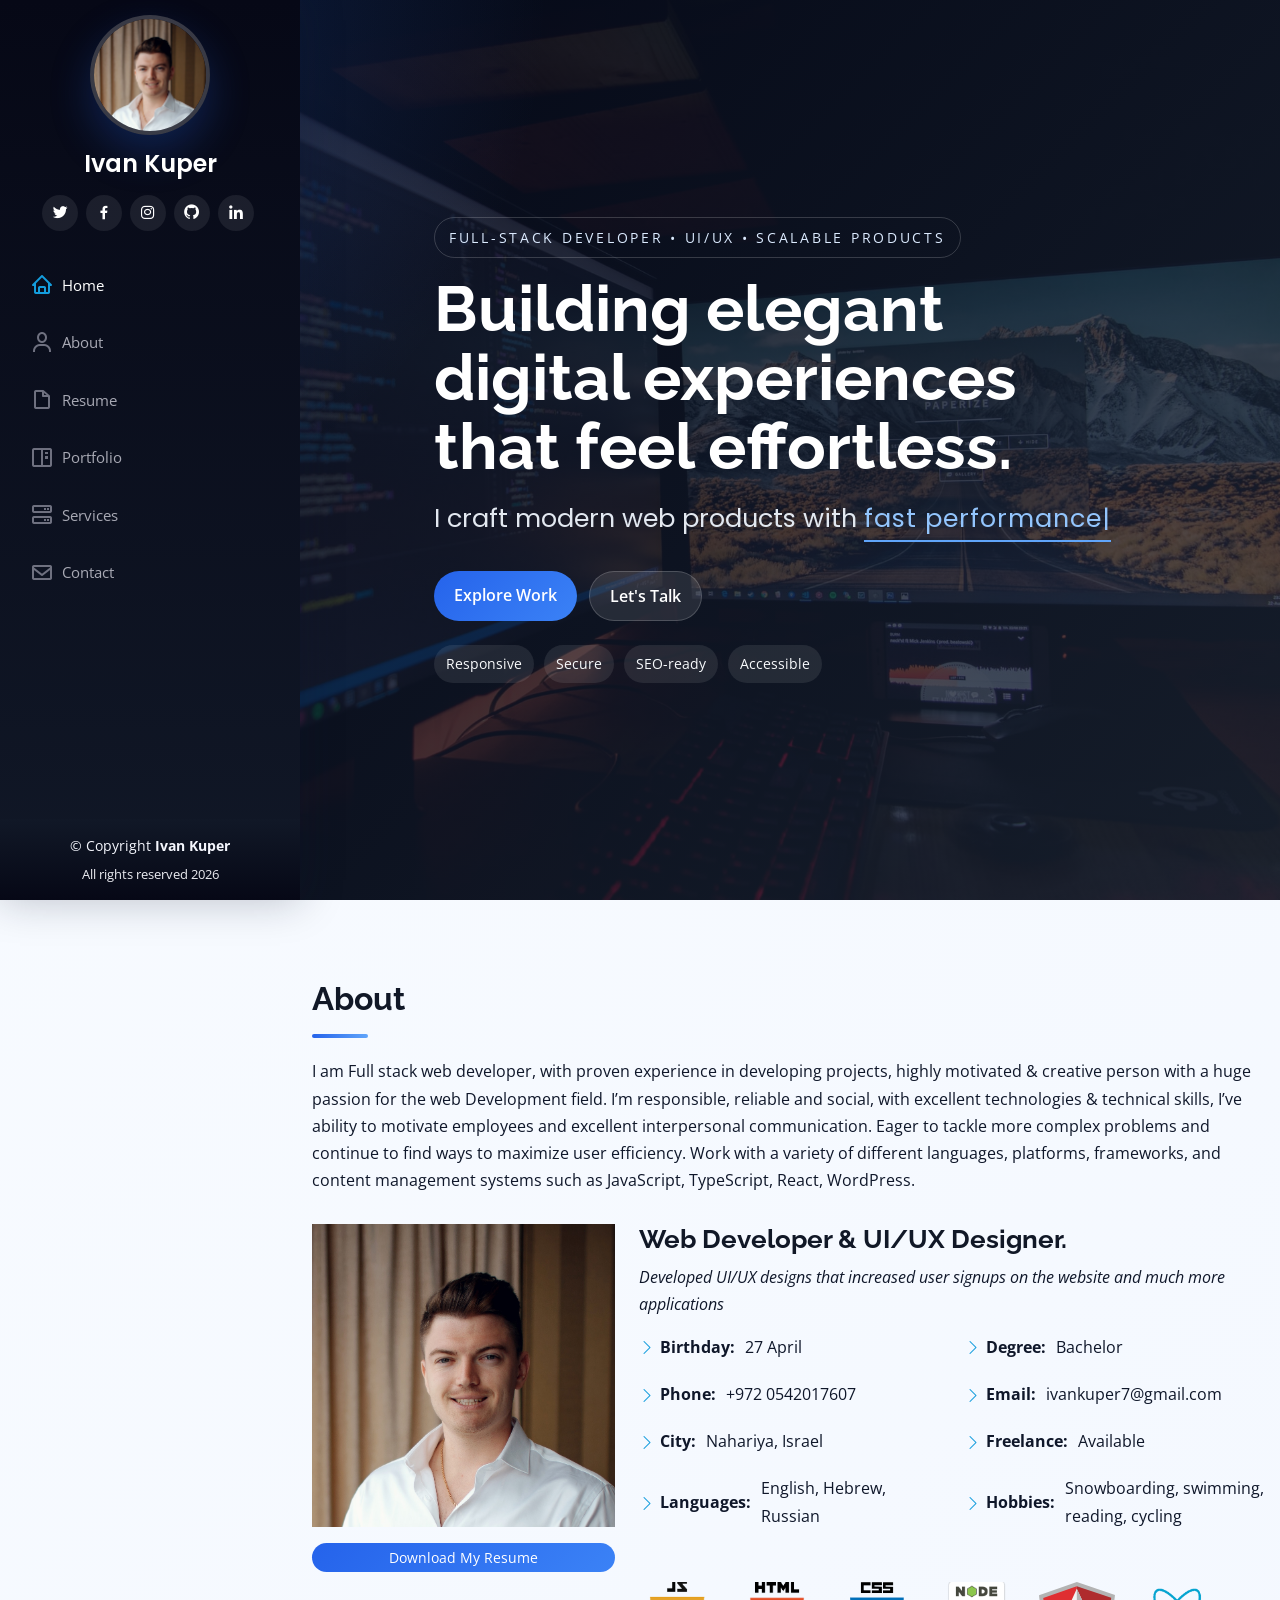
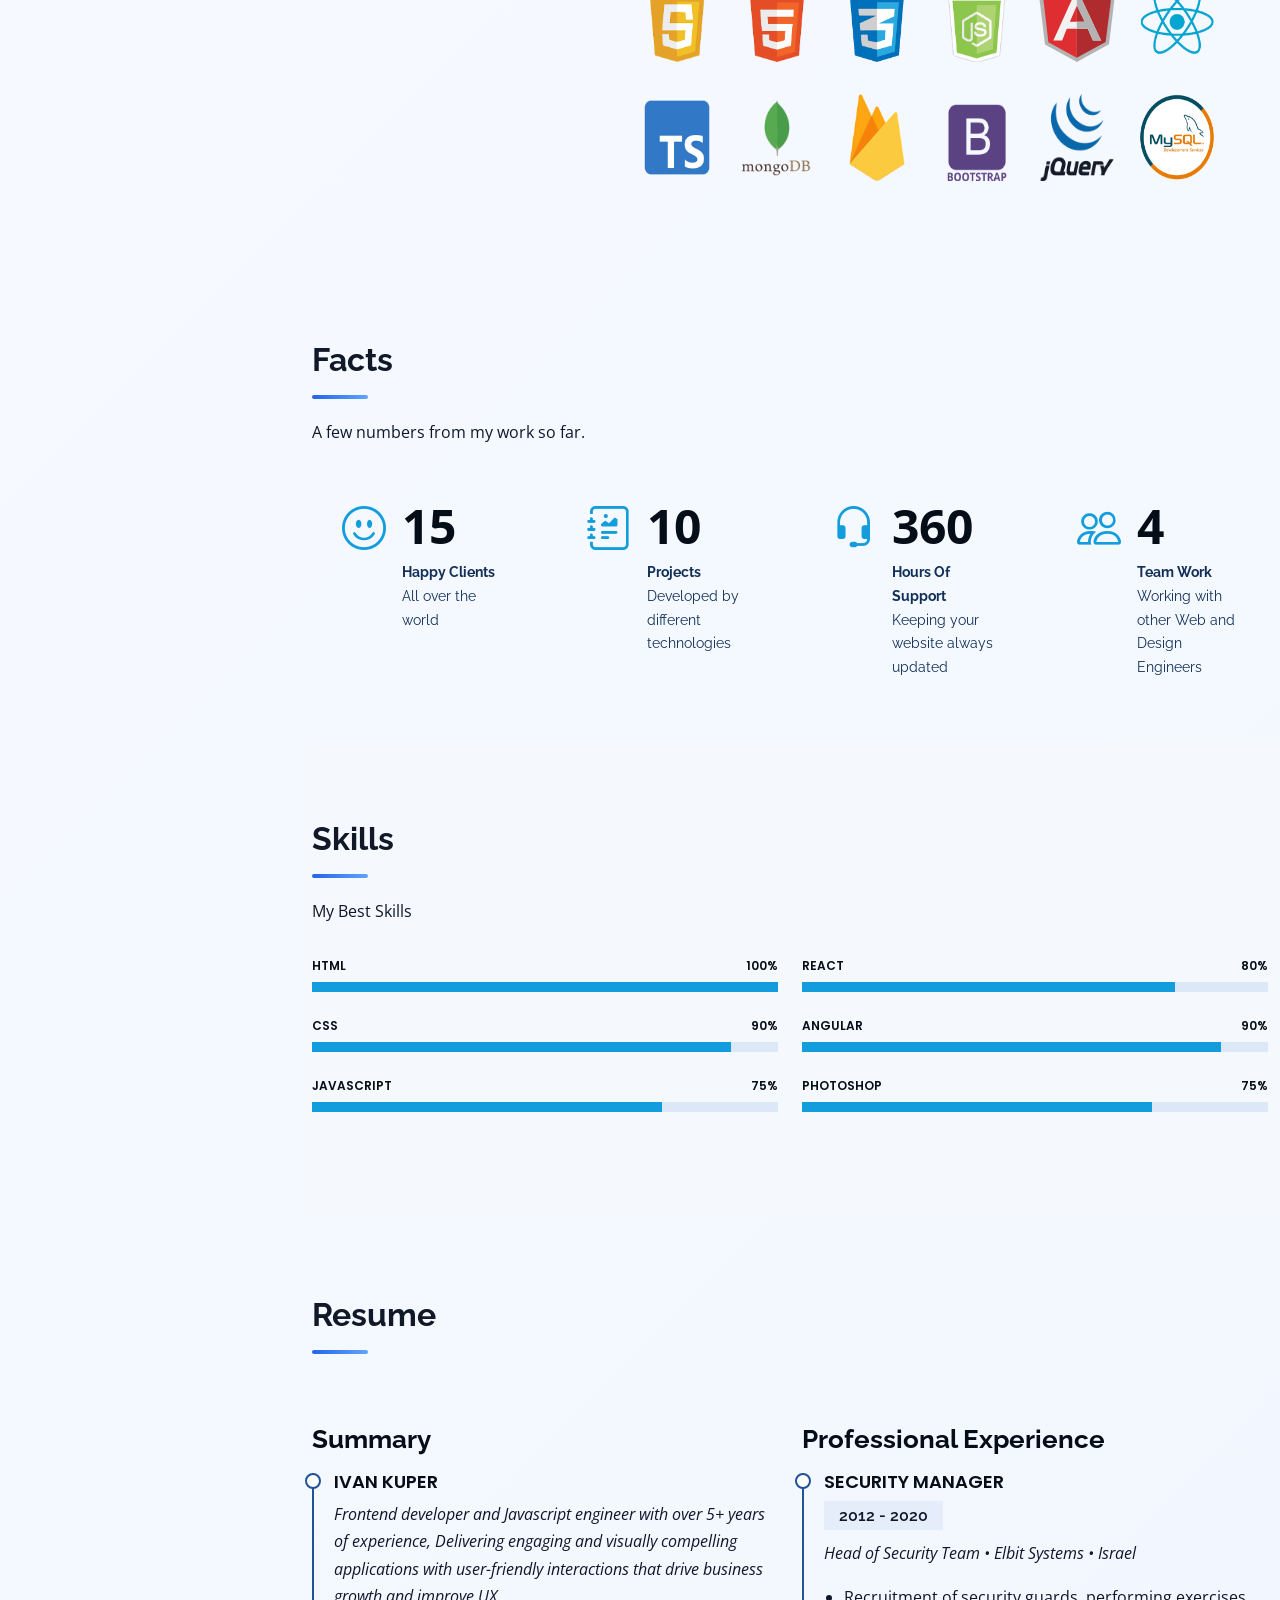
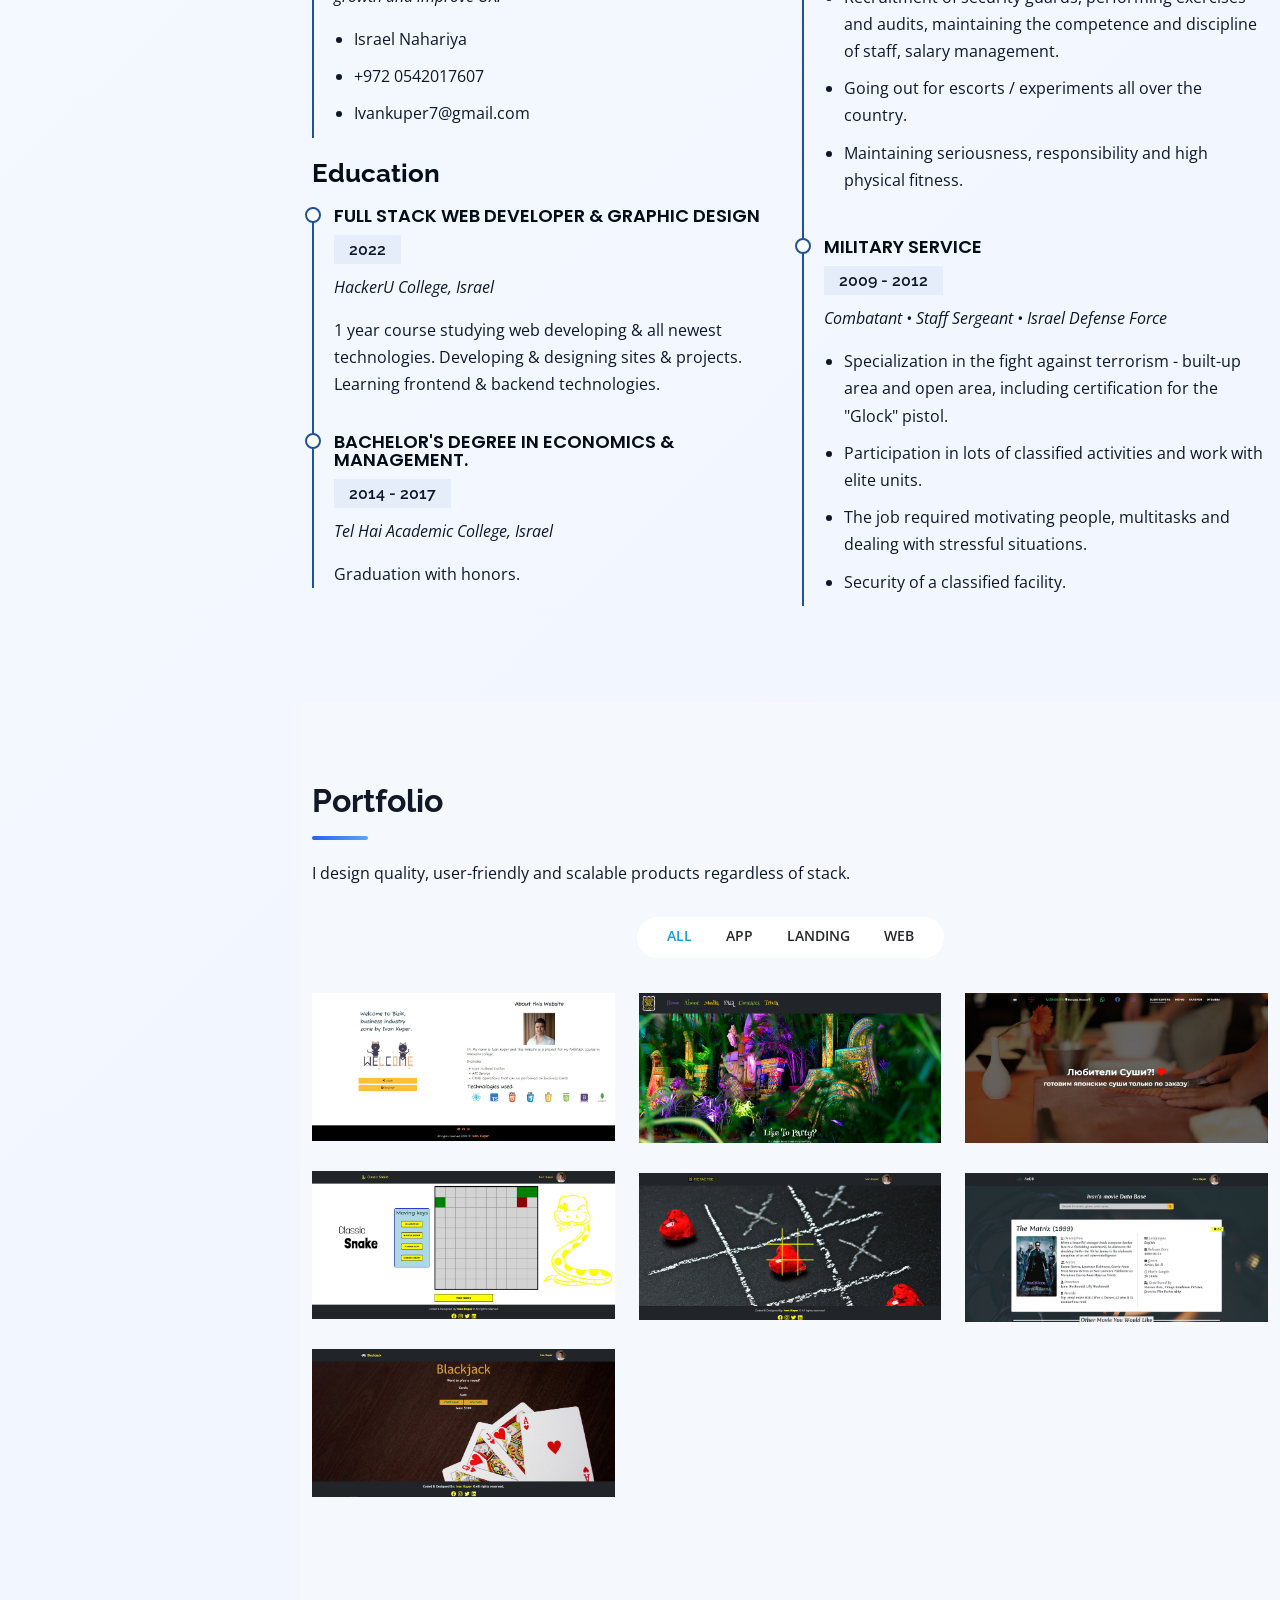
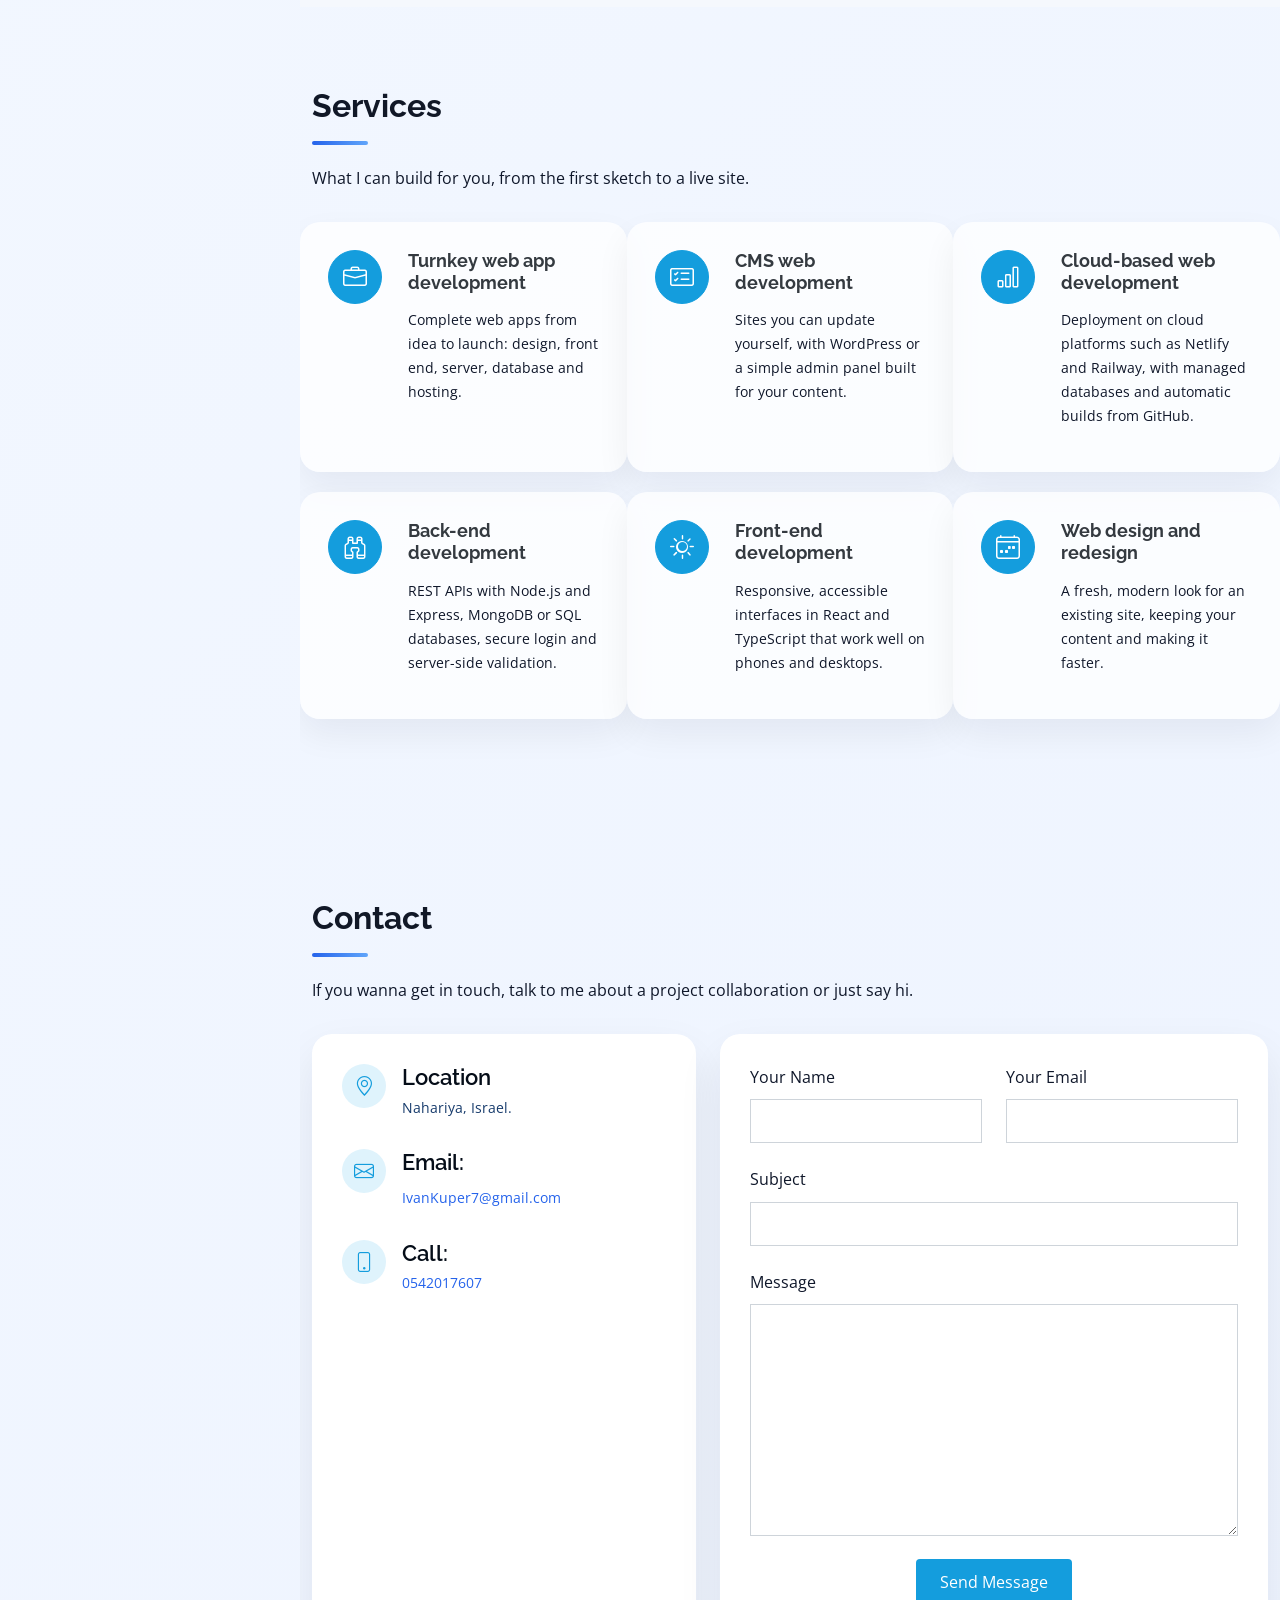
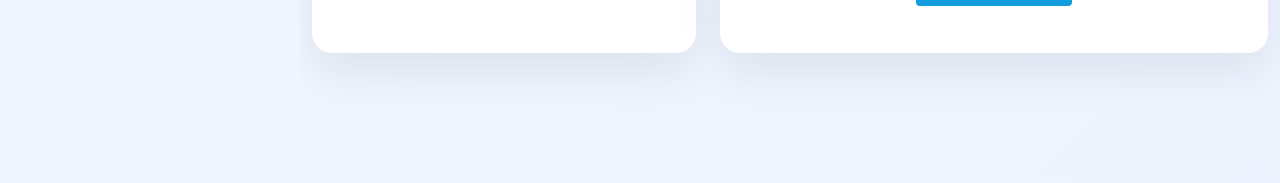
<file: classic.html>
<!doctype html>
<html lang="en">
  <head>
    <!-- Google tag (gtag.js) -->
    <script
      async
      src="https://www.googletagmanager.com/gtag/js?id=G-8F8KC9WQPY"
    ></script>
    <script>
      window.dataLayer = window.dataLayer || [];
      function gtag() {
        dataLayer.push(arguments);
      }
      gtag("js", new Date());

      gtag("config", "G-8F8KC9WQPY");
    </script>
    <meta charset="utf-8" />
    <meta content="width=device-width, initial-scale=1.0" name="viewport" />
    <meta name="theme-color" content="#060816" />

    <title>Ivan Kuper | Full-Stack Developer & UI/UX Designer</title>
    <meta
      name="description"
      content="Ivan Kuper builds modern, responsive, and accessible web experiences with a premium blend of design and engineering."
    />
    <meta
      name="keywords"
      content="Ivan Kuper, full-stack developer, web developer, UI/UX designer, portfolio, responsive websites"
    />

    <!-- Favicons -->
    <link href="assets/img/logo.png" rel="icon" />
    <link href="assets/img/logo.png" rel="apple-touch-icon" />

    <!-- Google Fonts -->
    <link
      href="https://fonts.googleapis.com/css?family=Open+Sans:300,300i,400,400i,600,600i,700,700i|Raleway:300,300i,400,400i,500,500i,600,600i,700,700i|Poppins:300,300i,400,400i,500,500i,600,600i,700,700i"
      rel="stylesheet"
    />

    <!-- Vendor CSS Files -->
    <link href="assets/vendor/aos/aos.css" rel="stylesheet" />
    <link
      href="assets/vendor/bootstrap/css/bootstrap.min.css"
      rel="stylesheet"
    />
    <link
      href="assets/vendor/bootstrap-icons/bootstrap-icons.css"
      rel="stylesheet"
    />
    <link href="assets/vendor/boxicons/css/boxicons.min.css" rel="stylesheet" />
    <link
      href="assets/vendor/glightbox/css/glightbox.min.css"
      rel="stylesheet"
    />
    <link href="assets/vendor/swiper/swiper-bundle.min.css" rel="stylesheet" />

    <!-- Template Main CSS File -->
    <link href="assets/css/style.css" rel="stylesheet" />
  </head>

  <body>
    <a class="skip-link" href="#main">Skip to content</a>

    <!-- ======= Mobile nav toggle button ======= -->
    <i class="bi bi-list mobile-nav-toggle d-xl-none"></i>

    <!-- ======= Header ======= -->
    <header id="header">
      <div class="d-flex flex-column">
        <div class="profile">
          <img
            src="assets/img/Profile.jpg"
            alt=""
            class="img-fluid rounded-circle"
          />
          <h1 class="text-light"><a href="index.html">Ivan Kuper</a></h1>
          <div class="social-links mt-3 text-center">
            <a
              target="_blank"
              href="https://twitter.com/Ivan7Kuper"
              class="twitter"
              ><i class="bx bxl-twitter"></i
            ></a>
            <a
              target="_blank"
              href="https://www.facebook.com/ivankuper7"
              class="facebook"
              ><i class="bx bxl-facebook"></i
            ></a>
            <a
              target="_blank"
              href="https://www.instagram.com/ivan_kuper/"
              class="instagram"
              ><i class="bx bxl-instagram"></i
            ></a>
            <a
              target="_blank"
              href="https://github.com/IvanKuper"
              class="google-plus"
              ><i class="bx bxl-github"></i
            ></a>
            <a
              target="_blank"
              href="https://www.linkedin.com/in/ivankuper/"
              class="linkedin"
              ><i class="bx bxl-linkedin"></i
            ></a>
          </div>
        </div>

        <nav id="navbar" class="nav-menu navbar">
          <ul>
            <li>
              <a href="#hero" class="nav-link scrollto active"
                ><i class="bx bx-home"></i> <span>Home</span></a
              >
            </li>
            <li>
              <a href="#about" class="nav-link scrollto"
                ><i class="bx bx-user"></i> <span>About</span></a
              >
            </li>
            <li>
              <a href="#resume" class="nav-link scrollto"
                ><i class="bx bx-file-blank"></i> <span>Resume</span></a
              >
            </li>
            <li>
              <a href="#portfolio" class="nav-link scrollto"
                ><i class="bx bx-book-content"></i> <span>Portfolio</span></a
              >
            </li>
            <li>
              <a href="#services" class="nav-link scrollto"
                ><i class="bx bx-server"></i> <span>Services</span></a
              >
            </li>
            <li>
              <a href="#contact" class="nav-link scrollto"
                ><i class="bx bx-envelope"></i> <span>Contact</span></a
              >
            </li>
          </ul>
        </nav>
        <!-- .nav-menu -->
      </div>
    </header>
    <!-- End Header -->

    <!-- ======= Hero Section ======= -->
    <section
      id="hero"
      class="d-flex flex-column justify-content-center align-items-center"
    >
      <div class="hero-container" data-aos="fade-up">
        <div class="hero-badge">
          Full-stack developer • UI/UX • scalable products
        </div>
        <h1>Building elegant digital experiences that feel effortless.</h1>
        <p>
          I craft modern web products with
          <span
            class="typed"
            data-typed-items="fast performance, polished interfaces, accessible products, scalable architecture"
          ></span>
        </p>
        <div class="hero-actions">
          <a href="#portfolio" class="btn btn-primary">Explore Work</a>
          <a href="#contact" class="btn btn-secondary">Let's Talk</a>
        </div>
        <div class="hero-highlights">
          <span>Responsive</span>
          <span>Secure</span>
          <span>SEO-ready</span>
          <span>Accessible</span>
        </div>
      </div>
    </section>

    <!-- End Hero -->

    <main id="main">
      <!-- ======= About Section ======= -->
      <section id="about" class="about">
        <div class="container">
          <div class="section-title">
            <h2>About</h2>
            <p>
              I am Full stack web developer, with proven experience in
              developing projects, highly motivated & creative person with a
              huge passion for the web Development field. I’m responsible,
              reliable and social, with excellent technologies & technical
              skills, I’ve ability to motivate employees and excellent
              interpersonal communication. Eager to tackle more complex problems
              and continue to find ways to maximize user efficiency. Work with a
              variety of different languages, platforms, frameworks, and content
              management systems such as JavaScript, TypeScript, React,
              WordPress.
            </p>
            <p></p>
          </div>

          <div class="row">
            <div class="col-lg-4" data-aos="fade-right">
              <img
                src="assets/img/Profile.jpg"
                class="img-fluid"
                alt="Portrait of Ivan Kuper"
              />
              <a
                href="https://www.dropbox.com/s/8ou15lge7t33y17/Resume%20Ivan%20Kupershtein.pdf?dl=0"
                target="_blank"
                ><button
                  type="button"
                  class="btn btn-accent btn-sm mb-3 mt-3 w-100"
                >
                  <i class="fa-solid fa-file"></i>
                  Download My Resume
                </button></a
              >
            </div>
            <div class="col-lg-8 pt-4 pt-lg-0 content" data-aos="fade-left">
              <h3>Web Developer &amp; UI/UX Designer.</h3>
              <p class="fst-italic">
                Developed UI/UX designs that increased user signups on the
                website and much more applications
              </p>
              <div class="row">
                <div class="col-lg-6">
                  <ul>
                    <li>
                      <i class="bi bi-chevron-right"></i>
                      <strong>Birthday:</strong> <span>27 April</span>
                    </li>
                    <li>
                      <i class="bi bi-chevron-right"></i>
                      <strong>Phone:</strong> <span>+972 0542017607</span>
                    </li>
                    <li>
                      <i class="bi bi-chevron-right"></i>
                      <strong>City:</strong> <span>Nahariya, Israel</span>
                    </li>
                    <li>
                      <i class="bi bi-chevron-right"></i>
                      <strong>Languages:</strong>
                      <span>English, Hebrew, Russian</span>
                    </li>
                  </ul>
                </div>
                <div class="col-lg-6">
                  <ul>
                    <li>
                      <i class="bi bi-chevron-right"></i>
                      <strong>Degree:</strong> <span>Bachelor</span>
                    </li>
                    <li>
                      <i class="bi bi-chevron-right"></i>
                      <strong>Email:</strong>
                      <span>ivankuper7@gmail.com</span>
                    </li>
                    <li>
                      <i class="bi bi-chevron-right"></i>
                      <strong>Freelance:</strong> <span>Available</span>
                    </li>
                    <li>
                      <i class="bi bi-chevron-right"></i>
                      <strong>Hobbies:</strong>
                      <span>Snowboarding, swimming, reading, cycling</span>
                    </li>
                  </ul>
                </div>
              </div>
              <div class="logos">
                <div class="row">
                  <img
                    class="lan-logos"
                    src="./assets/img/Languages/javascript.png"
                    alt="Javascript"
                  />
                  <img
                    class="lan-logos"
                    src="./assets/img/Languages/html5.png"
                    alt="Html5"
                  />
                  <img
                    class="lan-logos"
                    src="./assets/img/Languages/css3.png"
                    alt="CSS3"
                  />
                  <img
                    class="lan-logos"
                    src="./assets/img/Languages/node.png"
                    alt="Node.js"
                  />
                  <img
                    class="lan-logos"
                    src="./assets/img/Languages/AngularJS-Shield.svg"
                    alt="Angular.js"
                  />
                  <img
                    class="lan-logos"
                    src="./assets/img/Languages/react.png"
                    alt="React.js"
                  />
                  <img
                    class="lan-logos"
                    src="./assets/img/Languages/typescript.png"
                    alt="Typecript"
                  />
                  <img
                    class="lan-logos"
                    src="./assets/img/Languages/Mongo.png"
                    alt="MongoDB"
                  />
                  <img
                    class="lan-logos"
                    src="./assets/img/Languages/firebase.png"
                    alt="Firebase"
                  />

                  <img
                    class="lan-logos"
                    src="./assets/img/Languages/bootstrap_plain_wordmark_logo_icon_146620.png"
                    alt="Bootstrap"
                  />
                  <img
                    class="lan-logos"
                    src="./assets/img/Languages/jquery.gif"
                    alt="Jquery"
                  />
                  <img
                    class="lan-logos"
                    src="./assets/img/Languages/sql.png"
                    alt="SQL"
                  />
                </div>
              </div>
            </div>
          </div>
        </div>
      </section>
      <!-- End About Section -->

      <!-- ======= Facts Section ======= -->
      <section id="facts" class="facts">
        <div class="container">
          <div class="section-title">
            <h2>Facts</h2>
            <p>
              A few numbers from my work so far.
            </p>
          </div>

          <div class="row no-gutters">
            <div
              class="col-lg-3 col-md-6 d-md-flex align-items-md-stretch"
              data-aos="fade-up"
            >
              <div class="count-box">
                <i class="bi bi-emoji-smile"></i>
                <span
                  data-purecounter-start="0"
                  data-purecounter-end="15"
                  data-purecounter-duration="1"
                  class="purecounter"
                ></span>
                <p><strong>Happy Clients</strong> All over the world</p>
              </div>
            </div>

            <div
              class="col-lg-3 col-md-6 d-md-flex align-items-md-stretch"
              data-aos="fade-up"
              data-aos-delay="100"
            >
              <div class="count-box">
                <i class="bi bi-journal-richtext"></i>
                <span
                  data-purecounter-start="0"
                  data-purecounter-end="10"
                  data-purecounter-duration="1"
                  class="purecounter"
                ></span>
                <p>
                  <strong>Projects</strong> Developed by different technologies
                </p>
              </div>
            </div>

            <div
              class="col-lg-3 col-md-6 d-md-flex align-items-md-stretch"
              data-aos="fade-up"
              data-aos-delay="200"
            >
              <div class="count-box">
                <i class="bi bi-headset"></i>
                <span
                  data-purecounter-start="0"
                  data-purecounter-end="360"
                  data-purecounter-duration="1"
                  class="purecounter"
                ></span>
                <p>
                  <strong>Hours Of Support</strong> Keeping your website always
                  updated
                </p>
              </div>
            </div>

            <div
              class="col-lg-3 col-md-6 d-md-flex align-items-md-stretch"
              data-aos="fade-up"
              data-aos-delay="300"
            >
              <div class="count-box">
                <i class="bi bi-people"></i>
                <span
                  data-purecounter-start="0"
                  data-purecounter-end="4"
                  data-purecounter-duration="1"
                  class="purecounter"
                ></span>
                <p>
                  <strong>Team Work</strong> Working with other Web and Design
                  Engineers
                </p>
              </div>
            </div>
          </div>
        </div>
      </section>
      <!-- End Facts Section -->

      <!-- ======= Skills Section ======= -->
      <section id="skills" class="skills section-bg">
        <div class="container">
          <div class="section-title">
            <h2>Skills</h2>
            <p>My Best Skills</p>
          </div>

          <div class="row skills-content">
            <div class="col-lg-6" data-aos="fade-up">
              <div class="progress">
                <span class="skill">HTML <i class="val">100%</i></span>
                <div class="progress-bar-wrap">
                  <div
                    class="progress-bar"
                    role="progressbar"
                    aria-valuenow="100"
                    aria-valuemin="0"
                    aria-valuemax="100"
                  ></div>
                </div>
              </div>

              <div class="progress">
                <span class="skill">CSS <i class="val">90%</i></span>
                <div class="progress-bar-wrap">
                  <div
                    class="progress-bar"
                    role="progressbar"
                    aria-valuenow="90"
                    aria-valuemin="0"
                    aria-valuemax="100"
                  ></div>
                </div>
              </div>

              <div class="progress">
                <span class="skill">JavaScript <i class="val">75%</i></span>
                <div class="progress-bar-wrap">
                  <div
                    class="progress-bar"
                    role="progressbar"
                    aria-valuenow="75"
                    aria-valuemin="0"
                    aria-valuemax="100"
                  ></div>
                </div>
              </div>
            </div>

            <div class="col-lg-6" data-aos="fade-up" data-aos-delay="100">
              <div class="progress">
                <span class="skill">React <i class="val">80%</i></span>
                <div class="progress-bar-wrap">
                  <div
                    class="progress-bar"
                    role="progressbar"
                    aria-valuenow="80"
                    aria-valuemin="0"
                    aria-valuemax="100"
                  ></div>
                </div>
              </div>

              <div class="progress">
                <span class="skill">Angular <i class="val">90%</i></span>
                <div class="progress-bar-wrap">
                  <div
                    class="progress-bar"
                    role="progressbar"
                    aria-valuenow="90"
                    aria-valuemin="0"
                    aria-valuemax="100"
                  ></div>
                </div>
              </div>

              <div class="progress">
                <span class="skill">Photoshop <i class="val">75%</i></span>
                <div class="progress-bar-wrap">
                  <div
                    class="progress-bar"
                    role="progressbar"
                    aria-valuenow="75"
                    aria-valuemin="0"
                    aria-valuemax="100"
                  ></div>
                </div>
              </div>
            </div>
          </div>
        </div>
      </section>
      <!-- End Skills Section -->

      <!-- ======= Resume Section ======= -->
      <section id="resume" class="resume">
        <div class="container">
          <div class="section-title">
            <h2>Resume</h2>
            <p></p>
          </div>
          <div class="row">
            <div class="col-lg-6" data-aos="fade-up">
              <h3 class="resume-title">Summary</h3>
              <div class="resume-item pb-0">
                <h4>Ivan Kuper</h4>
                <p>
                  <em>
                    Frontend developer and Javascript engineer with over 5+
                    years of experience, Delivering engaging and visually
                    compelling applications with user-friendly interactions that
                    drive business growth and improve UX.
                  </em>
                </p>
                <ul>
                  <li>Israel Nahariya</li>
                  <li>+972 0542017607</li>
                  <li>Ivankuper7@gmail.com</li>
                </ul>
              </div>

              <h3 class="resume-title">Education</h3>
              <div class="resume-item">
                <h4>Full Stack Web Developer &amp; Graphic Design</h4>
                <h5>2022</h5>
                <p><em>HackerU College, Israel</em></p>
                <p>
                  1 year course studying web developing & all newest
                  technologies. Developing & designing sites & projects.
                  Learning frontend & backend technologies.
                </p>
              </div>
              <div class="resume-item">
                <h4>Bachelor's degree in Economics &amp; Management.</h4>
                <h5>2014 - 2017</h5>
                <p><em>Tel Hai Academic College, Israel</em></p>
                <p>Graduation with honors.</p>
              </div>
            </div>
            <div class="col-lg-6" data-aos="fade-up" data-aos-delay="100">
              <h3 class="resume-title">Professional Experience</h3>
              <div class="resume-item">
                <h4>Security Manager</h4>
                <h5>2012 - 2020</h5>
                <p>
                  <em>Head of Security Team • Elbit Systems • Israel </em>
                </p>
                <ul>
                  <li>
                    Recruitment of security guards, performing exercises and
                    audits, maintaining the competence and discipline of staff,
                    salary management.
                  </li>
                  <li>
                    Going out for escorts / experiments all over the country.
                  </li>
                  <li>
                    Maintaining seriousness, responsibility and high physical
                    fitness.
                  </li>
                </ul>
              </div>
              <div class="resume-item">
                <h4>Military Service</h4>
                <h5>2009 - 2012</h5>
                <p>
                  <em>Combatant • Staff Sergeant • Israel Defense Force</em>
                </p>
                <ul>
                  <li>
                    Specialization in the fight against terrorism - built-up
                    area and open area, including certification for the "Glock"
                    pistol.
                  </li>
                  <li>
                    Participation in lots of classified activities and work with
                    elite units.
                  </li>

                  <li>
                    The job required motivating people, multitasks and dealing
                    with stressful situations.
                  </li>
                  <li>Security of a classified facility.</li>
                </ul>
              </div>
            </div>
          </div>
        </div>
      </section>
      <!-- End Resume Section -->

      <!-- ======= Portfolio Section ======= -->
      <section id="portfolio" class="portfolio section-bg">
        <div class="container">
          <div class="section-title">
            <h2>Portfolio</h2>
            <p>
              I design quality, user-friendly and scalable products regardless
              of stack.
            </p>
          </div>

          <div class="row" data-aos="fade-up">
            <div class="col-lg-12 d-flex justify-content-center">
              <ul id="portfolio-flters">
                <li data-filter="*" class="filter-active">All</li>
                <li data-filter=".filter-app">App</li>
                <li data-filter=".filter-card">Landing</li>
                <li data-filter=".filter-web">Web</li>
              </ul>
            </div>
          </div>

          <div
            class="row portfolio-container"
            data-aos="fade-up"
            data-aos-delay="100"
          >
            <div class="col-lg-4 col-md-6 portfolio-item filter-web">
              <div class="portfolio-wrap">
                <img
                  src="assets/img/portfolio/bizik.JPG"
                  class="img-fluid"
                  alt=""
                />
                <div class="portfolio-links">
                  <a
                    href="https://github.com/IvanKuper/BiziK"
                    target="_blank"
                    ><i class="bx bxl-github"></i
                  ></a>
                  <a href="https://bizik.netlify.app/" target="_blank"
                    ><i class="bx bx-link"></i
                  ></a>
                </div>
              </div>
            </div>
            <div class="col-lg-4 col-md-6 portfolio-item filter-web">
              <div class="portfolio-wrap">
                <img
                  src="assets/img/portfolio/mardi.JPG"
                  class="img-fluid"
                  alt=""
                />
                <div class="portfolio-links">
                  <a
                    href="https://github.com/IvanKuper/mardi-gras-by-ivan-kuper"
                    target="_blank"
                    ><i class="bx bxl-github"></i
                  ></a>
                  <a
                    href="https://mardi-gras-by-ivan-kuper.netlify.app/"
                    target="_blank"
                    ><i class="bx bx-link"></i
                  ></a>
                </div>
              </div>
            </div>
            <div class="col-lg-4 col-md-6 portfolio-item filter-web">
              <div class="portfolio-wrap">
                <img
                  src="assets/img/portfolio/sushi lovers.JPG"
                  class="img-fluid"
                  alt=""
                />
                <div class="portfolio-links">
                  <a href="https://github.com/IvanKuper" target="_blank"
                    ><i class="bx bxl-github"></i
                  ></a>
                  <a href="https://sushilovers.netlify.app/" target="_blank"
                    ><i class="bx bx-link"></i
                  ></a>
                </div>
              </div>
            </div>

            <div class="col-lg-4 col-md-6 portfolio-item filter-app">
              <div class="portfolio-wrap">
                <img
                  src="assets/img/portfolio/snake.JPG"
                  class="img-fluid"
                  alt=""
                />
                <div class="portfolio-links">
                  <a
                    href="https://github.com/IvanKuper"
                    title="Web 3"
                    target="_blank"
                    ><i class="bx bxl-github"></i
                  ></a>
                  <a
                    href="https://snake-by-ivan-kuper.netlify.app/"
                    target="_blank"
                    ><i class="bx bx-link"></i
                  ></a>
                </div>
              </div>
            </div>

            <div class="col-lg-4 col-md-6 portfolio-item filter-app">
              <div class="portfolio-wrap">
                <img
                  src="assets/img/portfolio/imdb.JPG"
                  class="img-fluid"
                  alt=""
                />
                <div class="portfolio-links">
                  <a href="https://github.com/IvanKuper" target="_blank"
                    ><i class="bx bxl-github"></i
                  ></a>
                  <a
                    href="https://imdb-by-ivan-kuper.netlify.app/"
                    target="_blank"
                    ><i class="bx bx-link"></i
                  ></a>
                </div>
              </div>
            </div>
            <div class="col-lg-4 col-md-6 portfolio-item filter-app">
              <div class="portfolio-wrap">
                <img
                  src="assets/img/portfolio/tictactoe.JPG"
                  class="img-fluid"
                  alt=""
                />
                <div class="portfolio-links">
                  <a href="https://github.com/IvanKuper" target="_blank"
                    ><i class="bx bxl-github"></i
                  ></a>
                  <a
                    href="https://tictactoe-by-ivan-kuper.netlify.app/"
                    target="_blank"
                    ><i class="bx bx-link"></i
                  ></a>
                </div>
              </div>
            </div>
            <div class="col-lg-4 col-md-6 portfolio-item filter-app">
              <div class="portfolio-wrap">
                <img
                  src="assets/img/portfolio/blackjack.JPG"
                  class="img-fluid"
                  alt=""
                />
                <div class="portfolio-links">
                  <a href="https://github.com/IvanKuper" target="_blank"
                    ><i class="bx bxl-github"></i
                  ></a>
                  <a
                    href="https://blackjack-by-ivan-kuper.netlify.app/"
                    target="_blank"
                    ><i class="bx bx-link"></i
                  ></a>
                </div>
              </div>
            </div>
          </div>
        </div>
      </section>
      <!-- End Portfolio Section -->

      <!-- ======= Services Section ======= -->
      <section id="services" class="services">
        <div class="container">
          <div class="section-title">
            <h2>Services</h2>
            <p>
              What I can build for you, from the first sketch to a live site.
            </p>
          </div>

          <div class="row">
            <div class="col-lg-4 col-md-6 icon-box" data-aos="fade-up">
              <div class="icon"><i class="bi bi-briefcase"></i></div>
              <h4 class="title"><a href="">Turnkey web app development</a></h4>
              <p class="description">
                Complete web apps from idea to launch: design, front end, server, database and hosting.
              </p>
            </div>
            <div
              class="col-lg-4 col-md-6 icon-box"
              data-aos="fade-up"
              data-aos-delay="100"
            >
              <div class="icon"><i class="bi bi-card-checklist"></i></div>
              <h4 class="title"><a href="">CMS web development</a></h4>
              <p class="description">
                Sites you can update yourself, with WordPress or a simple admin panel built for your content.
              </p>
            </div>
            <div
              class="col-lg-4 col-md-6 icon-box"
              data-aos="fade-up"
              data-aos-delay="200"
            >
              <div class="icon"><i class="bi bi-bar-chart"></i></div>
              <h4 class="title"><a href="">Cloud-based web development</a></h4>
              <p class="description">
                Deployment on cloud platforms such as Netlify and Railway, with managed databases and automatic builds from GitHub.
              </p>
            </div>
            <div
              class="col-lg-4 col-md-6 icon-box"
              data-aos="fade-up"
              data-aos-delay="300"
            >
              <div class="icon"><i class="bi bi-binoculars"></i></div>
              <h4 class="title"><a href="">Back-end development</a></h4>
              <p class="description">
                REST APIs with Node.js and Express, MongoDB or SQL databases, secure login and server-side validation.
              </p>
            </div>
            <div
              class="col-lg-4 col-md-6 icon-box"
              data-aos="fade-up"
              data-aos-delay="400"
            >
              <div class="icon"><i class="bi bi-brightness-high"></i></div>
              <h4 class="title"><a href="">Front-end development</a></h4>
              <p class="description">
                Responsive, accessible interfaces in React and TypeScript that work well on phones and desktops.
              </p>
            </div>
            <div
              class="col-lg-4 col-md-6 icon-box"
              data-aos="fade-up"
              data-aos-delay="500"
            >
              <div class="icon"><i class="bi bi-calendar4-week"></i></div>
              <h4 class="title"><a href="">Web design and redesign</a></h4>
              <p class="description">
                A fresh, modern look for an existing site, keeping your content and making it faster.
              </p>
            </div>
          </div>
        </div>
      </section>
      <!-- End Services Section -->

      <!-- ======= Testimonials Section ======= -->
      <!-- <section id="testimonials" class="testimonials section-bg">
        <div class="container">
          <div class="section-title">
            <h2>Testimonials</h2>
            <p>
              Magnam dolores commodi suscipit. Necessitatibus eius consequatur
              ex aliquid fuga eum quidem. Sit sint consectetur velit. Quisquam
              quos quisquam cupiditate. Et nemo qui impedit suscipit alias ea.
              Quia fugiat sit in iste officiis commodi quidem hic quas.
            </p>
          </div>

          <div
            class="testimonials-slider swiper"
            data-aos="fade-up"
            data-aos-delay="100"
          >
            <div class="swiper-wrapper">
              <div class="swiper-slide">
                <div class="testimonial-item" data-aos="fade-up">
                  <p>
                    <i class="bx bxs-quote-alt-left quote-icon-left"></i>
                    Proin iaculis purus consequat sem cure digni ssim donec
                    porttitora entum suscipit rhoncus. Accusantium quam,
                    ultricies eget id, aliquam eget nibh et. Maecen aliquam,
                    risus at semper.
                    <i class="bx bxs-quote-alt-right quote-icon-right"></i>
                  </p>
                  <img
                    src="assets/img/testimonials/testimonials-1.jpg"
                    class="testimonial-img"
                    alt=""
                  />
                  <h3>Saul Goodman</h3>
                  <h4>Ceo &amp; Founder</h4>
                </div>
              </div> -->
      <!-- End testimonial item -->

      <!-- <div class="swiper-slide">
                <div
                  class="testimonial-item"
                  data-aos="fade-up"
                  data-aos-delay="100"
                >
                  <p>
                    <i class="bx bxs-quote-alt-left quote-icon-left"></i>
                    Export tempor illum tamen malis malis eram quae irure esse
                    labore quem cillum quid cillum eram malis quorum velit fore
                    eram velit sunt aliqua noster fugiat irure amet legam anim
                    culpa.
                    <i class="bx bxs-quote-alt-right quote-icon-right"></i>
                  </p>
                  <img
                    src="assets/img/testimonials/testimonials-2.jpg"
                    class="testimonial-img"
                    alt=""
                  />
                  <h3>Sara Wilsson</h3>
                  <h4>Designer</h4>
                </div>
              </div> -->
      <!-- End testimonial item -->

      <!-- <div class="swiper-slide">
                <div
                  class="testimonial-item"
                  data-aos="fade-up"
                  data-aos-delay="200"
                >
                  <p>
                    <i class="bx bxs-quote-alt-left quote-icon-left"></i>
                    Enim nisi quem export duis labore cillum quae magna enim
                    sint quorum nulla quem veniam duis minim tempor labore quem
                    eram duis noster aute amet eram fore quis sint minim.
                    <i class="bx bxs-quote-alt-right quote-icon-right"></i>
                  </p>
                  <img
                    src="assets/img/testimonials/testimonials-3.jpg"
                    class="testimonial-img"
                    alt=""
                  />
                  <h3>Jena Karlis</h3>
                  <h4>Store Owner</h4>
                </div>
              </div> -->
      <!-- End testimonial item -->

      <!-- <div class="swiper-slide">
                <div
                  class="testimonial-item"
                  data-aos="fade-up"
                  data-aos-delay="300"
                >
                  <p>
                    <i class="bx bxs-quote-alt-left quote-icon-left"></i>
                    Fugiat enim eram quae cillum dolore dolor amet nulla culpa
                    multos export minim fugiat minim velit minim dolor enim duis
                    veniam ipsum anim magna sunt elit fore quem dolore labore
                    illum veniam.
                    <i class="bx bxs-quote-alt-right quote-icon-right"></i>
                  </p>
                  <img
                    src="assets/img/testimonials/testimonials-4.jpg"
                    class="testimonial-img"
                    alt=""
                  />
                  <h3>Matt Brandon</h3>
                  <h4>Freelancer</h4>
                </div>
              </div> -->
      <!-- End testimonial item -->

      <!-- <div class="swiper-slide">
                <div
                  class="testimonial-item"
                  data-aos="fade-up"
                  data-aos-delay="400"
                >
                  <p>
                    <i class="bx bxs-quote-alt-left quote-icon-left"></i>
                    Quis quorum aliqua sint quem legam fore sunt eram irure
                    aliqua veniam tempor noster veniam enim culpa labore duis
                    sunt culpa nulla illum cillum fugiat legam esse veniam culpa
                    fore nisi cillum quid.
                    <i class="bx bxs-quote-alt-right quote-icon-right"></i>
                  </p>
                  <img
                    src="assets/img/testimonials/testimonials-5.jpg"
                    class="testimonial-img"
                    alt=""
                  />
                  <h3>John Larson</h3>
                  <h4>Entrepreneur</h4>
                </div>
              </div> -->
      <!-- End testimonial item -->
      <!-- </div>
            <div class="swiper-pagination"></div>
          </div>
        </div>
      </section> -->
      <!-- End Testimonials Section -->

      <!-- ======= Contact Section ======= -->
      <section id="contact" class="contact">
        <div class="container">
          <div class="section-title">
            <h2>Contact</h2>
            <p>
              If you wanna get in touch, talk to me about a project
              collaboration or just say hi.
            </p>
          </div>

          <div class="row" data-aos="fade-in">
            <div class="col-lg-5 d-flex align-items-stretch">
              <div class="info">
                <div class="address">
                  <i class="bi bi-geo-alt"></i>
                  <h4>Location</h4>
                  <p>Nahariya, Israel.</p>
                </div>

                <div class="email">
                  <i class="bi bi-envelope"></i>
                  <h4>Email:</h4>
                  <p>
                    <a href="mailto:IvanKuper7@gmail.com"
                      >IvanKuper7@gmail.com</a
                    >
                  </p>
                </div>

                <div class="phone">
                  <i class="bi bi-phone"></i>
                  <h4>Call:</h4>
                  <p><a href="tel:0542017607">0542017607</a></p>
                </div>

                <iframe
                  src="https://www.google.com/maps/embed?pb=!1m14!1m12!1m3!1d26767.48472430573!2d35.1141888!3d33.00547355!2m3!1f0!2f0!3f0!3m2!1i1024!2i768!4f13.1!5e0!3m2!1siw!2sil!4v1666555616680!5m2!1siw!2sil"
                  frameborder="0"
                  style="border: 0; width: 100%; height: 290px"
                  allowfullscreen
                ></iframe>
              </div>
            </div>

            <div class="col-lg-7 mt-5 mt-lg-0 d-flex align-items-stretch">
              <form id="contact-form" role="form" class="php-email-form">
                <div class="row">
                  <div class="form-group col-md-6">
                    <label for="name">Your Name</label>
                    <input
                      type="text"
                      name="name"
                      class="form-control"
                      id="name"
                      required
                    />
                  </div>
                  <div class="form-group col-md-6">
                    <label for="email">Your Email</label>
                    <input
                      type="email"
                      class="form-control"
                      name="email"
                      id="email"
                      required
                    />
                  </div>
                </div>
                <div class="form-group">
                  <label for="subject">Subject</label>
                  <input
                    type="text"
                    class="form-control"
                    name="subject"
                    id="subject"
                    required
                  />
                </div>
                <div class="form-group">
                  <label for="message">Message</label>
                  <textarea
                    class="form-control"
                    name="message"
                    id="message"
                    rows="10"
                    required
                  ></textarea>
                </div>
                <div class="text-center">
                  <button type="submit">Send Message</button>
                </div>
              </form>
            </div>
          </div>
        </div>
      </section>
      <!-- End Contact Section -->
    </main>
    <!-- End #main -->

    <!-- ======= Footer ======= -->
    <footer id="footer">
      <div class="container">
        <div class="copyright">
          &copy; Copyright <strong><span>Ivan Kuper</span></strong>
        </div>
        <div class="credits">
          All rights reserved <span id="current-year"></span>
          <a href=""></a>
        </div>
      </div>
    </footer>
    <!-- End  Footer -->

    <a
      href="#"
      class="back-to-top d-flex align-items-center justify-content-center"
      ><i class="bi bi-arrow-up-short"></i
    ></a>

    <!-- Vendor JS Files -->
    <script src="assets/vendor/purecounter/purecounter_vanilla.js"></script>
    <script src="assets/vendor/aos/aos.js"></script>
    <script src="assets/vendor/bootstrap/js/bootstrap.bundle.min.js"></script>
    <script src="assets/vendor/glightbox/js/glightbox.min.js"></script>
    <script src="assets/vendor/isotope-layout/isotope.pkgd.min.js"></script>
    <script src="assets/vendor/swiper/swiper-bundle.min.js"></script>
    <script src="assets/vendor/typed.js/typed.min.js"></script>
    <script src="assets/vendor/waypoints/noframework.waypoints.js"></script>
    <script>
      // No backend: open the visitor's mail app with the message filled in.
      document
        .getElementById("contact-form")
        .addEventListener("submit", function (e) {
          e.preventDefault();
          var f = e.target;
          var body =
            f.message.value + "\n\n" + f.name.value + " <" + f.email.value + ">";
          window.location.href =
            "mailto:IvanKuper7@gmail.com?subject=" +
            encodeURIComponent(f.subject.value) +
            "&body=" +
            encodeURIComponent(body);
        });
    </script>

    <!-- Template Main JS File -->
    <script src="assets/js/main.js"></script>
  </body>
</html>
</file>
<file: assets/css/style.css>
body {
  font-family: "Open Sans", sans-serif;
  color: #0f172a;
  background: linear-gradient(135deg, #f8fbff 0%, #eef4ff 100%);
  line-height: 1.7;
}

a {
  color: #2563eb;
  text-decoration: none;
}

a:hover {
  color: #1d4ed8;
  text-decoration: none;
}

.skip-link {
  position: absolute;
  left: -999px;
  top: auto;
}

.skip-link:focus {
  left: 16px;
  top: 16px;
  z-index: 99999;
  background: #fff;
  color: #111827;
  padding: 8px 12px;
  border-radius: 8px;
}

h1,
h2,
h3,
h4,
h5,
h6 {
  font-family: "Raleway", sans-serif;
}

/*--------------------------------------------------------------
# Back to top button
--------------------------------------------------------------*/
.back-to-top {
  position: fixed;
  visibility: hidden;
  opacity: 0;
  right: 15px;
  bottom: 15px;
  z-index: 996;
  background: #149ddd;
  width: 40px;
  height: 40px;
  border-radius: 50px;
  transition: all 0.4s;
}

.back-to-top i {
  font-size: 28px;
  color: #fff;
  line-height: 0;
}

.back-to-top:hover {
  background: #2eafec;
  color: #fff;
}

.back-to-top.active {
  visibility: visible;
  opacity: 1;
}

/*--------------------------------------------------------------
# Header
--------------------------------------------------------------*/
#header {
  position: fixed;
  top: 0;
  left: 0;
  bottom: 0;
  width: 300px;
  transition: all ease-in-out 0.5s;
  z-index: 9997;
  padding: 0 15px;
  background: linear-gradient(180deg, #060816 0%, #111827 100%);
  overflow-y: auto;
  box-shadow: 0 0 40px rgba(15, 23, 42, 0.25);
}

#header .profile img {
  margin: 15px auto;
  display: block;
  width: 120px;
  border: 4px solid rgba(255, 255, 255, 0.2);
  box-shadow: 0 18px 40px rgba(37, 99, 235, 0.25);
}

#header .profile h1 {
  font-size: 24px;
  margin: 0;
  padding: 0;
  font-weight: 600;
  -moz-text-align-last: center;
  text-align-last: center;
  font-family: "Poppins", sans-serif;
}

#header .profile h1 a,
#header .profile h1 a:hover {
  color: #fff;
  text-decoration: none;
}

#header .profile .social-links a {
  font-size: 18px;
  display: inline-block;
  background: rgba(255, 255, 255, 0.08);
  color: #fff;
  line-height: 1;
  padding: 8px 0;
  margin-right: 4px;
  border-radius: 50%;
  text-align: center;
  width: 36px;
  height: 36px;
  transition: 0.3s;
}

#header .profile .social-links a:hover {
  background: linear-gradient(135deg, #3b82f6, #60a5fa);
  color: #fff;
  text-decoration: none;
  transform: translateY(-2px);
}

#main {
  margin-left: 300px;
}

@media (max-width: 1199px) {
  #header {
    left: -300px;
  }

  #main {
    margin-left: 0;
  }
}

@media (max-width: 768px) {
  section {
    padding: 64px 0;
  }

  .section-title p {
    font-size: 0.95rem;
  }

  .about .content ul li {
    flex-direction: column;
    align-items: flex-start;
  }

  #hero .hero-actions {
    flex-direction: column;
    align-items: flex-start;
  }
}

/*--------------------------------------------------------------
# Navigation Menu
--------------------------------------------------------------*/
/* Desktop Navigation */
.nav-menu {
  padding: 30px 0 0 0;
}

.nav-menu * {
  margin: 0;
  padding: 0;
  list-style: none;
}

.nav-menu > ul > li {
  position: relative;
  white-space: nowrap;
}

.nav-menu a,
.nav-menu a:focus {
  display: flex;
  align-items: center;
  color: #a8a9b4;
  padding: 12px 15px;
  margin-bottom: 8px;
  transition: 0.3s;
  font-size: 15px;
}

.nav-menu a i,
.nav-menu a:focus i {
  font-size: 24px;
  padding-right: 8px;
  color: #6f7180;
}

.nav-menu a:hover,
.nav-menu .active,
.nav-menu .active:focus,
.nav-menu li:hover > a {
  text-decoration: none;
  color: #fff;
}

.nav-menu a:hover i,
.nav-menu .active i,
.nav-menu .active:focus i,
.nav-menu li:hover > a i {
  color: #149ddd;
}

/* Mobile Navigation */
.mobile-nav-toggle {
  position: fixed;
  right: 15px;
  top: 15px;
  z-index: 9998;
  border: 0;
  font-size: 24px;
  transition: all 0.4s;
  outline: none !important;
  background-color: #149ddd;
  color: #fff;
  width: 40px;
  height: 40px;
  display: inline-flex;
  align-items: center;
  justify-content: center;
  line-height: 0;
  border-radius: 50px;
  cursor: pointer;
}

.mobile-nav-active {
  overflow: hidden;
}

.mobile-nav-active #header {
  left: 0;
}

/*--------------------------------------------------------------
# Hero Section
--------------------------------------------------------------*/
#hero {
  width: 100%;
  min-height: 100vh;
  background:
    linear-gradient(135deg, rgba(2, 6, 23, 0.88), rgba(30, 41, 59, 0.72)),
    url("../img/bgd.jpg") top center;
  background-size: cover;
  position: relative;
}

/* hero sits outside #main, so keep it clear of the fixed 300px side menu */
@media (min-width: 1200px) {
  #hero {
    padding-left: 300px;
  }
}

#hero:before {
  content: "";
  position: absolute;
  inset: 0;
  background: radial-gradient(
    circle at top left,
    rgba(59, 130, 246, 0.25),
    transparent 35%
  );
  z-index: 1;
}

#hero .hero-container {
  position: relative;
  z-index: 2;
  min-width: 300px;
  max-width: 760px;
  padding: 24px;
}

#hero .hero-badge {
  display: inline-block;
  margin-bottom: 16px;
  padding: 8px 14px;
  border: 1px solid rgba(255, 255, 255, 0.18);
  border-radius: 999px;
  color: #dbeafe;
  font-size: 0.85rem;
  letter-spacing: 0.2em;
  text-transform: uppercase;
}

#hero h1 {
  margin: 0 0 16px 0;
  font-size: clamp(2.2rem, 5vw, 4.2rem);
  font-weight: 700;
  line-height: 1.08;
  color: #fff;
}

#hero p {
  color: #e2e8f0;
  margin-bottom: 30px;
  font-size: clamp(1.1rem, 2.2vw, 1.6rem);
  font-family: "Poppins", sans-serif;
}

#hero p span {
  color: #93c5fd;
  padding-bottom: 4px;
  letter-spacing: 1px;
  border-bottom: 2px solid #60a5fa;
}

#hero .hero-actions {
  display: flex;
  flex-wrap: wrap;
  gap: 12px;
  margin-bottom: 24px;
}

#hero .btn {
  border-radius: 999px;
  padding: 12px 20px;
  font-weight: 600;
}

#hero .btn-primary {
  background: linear-gradient(135deg, #2563eb, #3b82f6);
  border: 0;
  color: #fff;
}

#hero .btn-secondary {
  background: rgba(255, 255, 255, 0.1);
  border: 1px solid rgba(255, 255, 255, 0.18);
  color: #fff;
}

#hero .hero-highlights {
  display: flex;
  flex-wrap: wrap;
  gap: 10px;
}

#hero .hero-highlights span {
  padding: 7px 12px;
  border-radius: 999px;
  background: rgba(255, 255, 255, 0.09);
  color: #f8fafc;
  font-size: 0.9rem;
}

@media (min-width: 1024px) {
  #hero {
    background-attachment: fixed;
  }
}

@media (max-width: 768px) {
  #hero h1 {
    font-size: 28px;
    line-height: 36px;
  }

  #hero h2 {
    font-size: 18px;
    line-height: 24px;
    margin-bottom: 30px;
  }
}

/*--------------------------------------------------------------
# Sections General
--------------------------------------------------------------*/
section {
  padding: 80px 0;
  overflow: hidden;
}

.section-bg {
  background: #f5f8fd;
}

.section-title {
  padding-bottom: 30px;
}

.section-title h2 {
  font-size: 32px;
  font-weight: 700;
  margin-bottom: 20px;
  padding-bottom: 20px;
  position: relative;
  color: #111827;
}

.section-title h2::after {
  content: "";
  position: absolute;
  display: block;
  width: 56px;
  height: 4px;
  background: linear-gradient(90deg, #2563eb, #60a5fa);
  bottom: 0;
  left: 0;
  border-radius: 999px;
}

.section-title p {
  margin-bottom: 0;
}

/*--------------------------------------------------------------
# About
--------------------------------------------------------------*/
.about .content h3 {
  font-weight: 700;
  font-size: 26px;
  color: #111827;
}

.about .btn-accent {
  background: linear-gradient(135deg, #2563eb, #3b82f6);
  color: #fff;
  border: 0;
  border-radius: 999px;
}

.about .btn-accent:hover {
  color: #fff;
  transform: translateY(-2px);
}

.about .content ul {
  list-style: none;
  padding: 0;
}

.about .content ul li {
  margin-bottom: 20px;
  display: flex;
  align-items: center;
}

.about .content ul strong {
  margin-right: 10px;
}

.about .content ul i {
  font-size: 16px;
  margin-right: 5px;
  color: #149ddd;
  line-height: 0;
}

.about .content p:last-child {
  margin-bottom: 0;
}

/*--------------------------------------------------------------
# Facts
--------------------------------------------------------------*/
.facts {
  padding-bottom: 30px;
}

.facts .count-box {
  padding: 30px;
  width: 100%;
}

.facts .count-box i {
  display: block;
  font-size: 44px;
  color: #149ddd;
  float: left;
  line-height: 0;
}

.facts .count-box span {
  font-size: 48px;
  line-height: 40px;
  display: block;
  font-weight: 700;
  color: #050d18;
  margin-left: 60px;
}

.facts .count-box p {
  padding: 15px 0 0 0;
  margin: 0 0 0 60px;
  font-family: "Raleway", sans-serif;
  font-size: 14px;
  color: #122f57;
}

.facts .count-box a {
  font-weight: 600;
  display: block;
  margin-top: 20px;
  color: #122f57;
  font-size: 15px;
  font-family: "Poppins", sans-serif;
  transition: ease-in-out 0.3s;
}

.facts .count-box a:hover {
  color: #1f5297;
}

/*--------------------------------------------------------------
# Akills
--------------------------------------------------------------*/
.skills .progress {
  height: 60px;
  display: block;
  background: none;
  border-radius: 0;
}

.skills .progress .skill {
  padding: 0;
  margin: 0 0 6px 0;
  text-transform: uppercase;
  display: block;
  font-weight: 600;
  font-family: "Poppins", sans-serif;
  color: #050d18;
}

.skills .progress .skill .val {
  float: right;
  font-style: normal;
}

.skills .progress-bar-wrap {
  background: #dce8f8;
  height: 10px;
}

.skills .progress-bar {
  width: 1px;
  height: 10px;
  transition: 0.9s;
  background-color: #149ddd;
}

/*--------------------------------------------------------------
# Resume
--------------------------------------------------------------*/
.resume .resume-title {
  font-size: 26px;
  font-weight: 700;
  margin-top: 20px;
  margin-bottom: 20px;
  color: #050d18;
}

.resume .resume-item {
  padding: 0 0 20px 20px;
  margin-top: -2px;
  border-left: 2px solid #1f5297;
  position: relative;
}

.resume .resume-item h4 {
  line-height: 18px;
  font-size: 18px;
  font-weight: 600;
  text-transform: uppercase;
  font-family: "Poppins", sans-serif;
  color: #050d18;
  margin-bottom: 10px;
}

.resume .resume-item h5 {
  font-size: 16px;
  background: #e4edf9;
  padding: 5px 15px;
  display: inline-block;
  font-weight: 600;
  margin-bottom: 10px;
}

.resume .resume-item ul {
  padding-left: 20px;
}

.resume .resume-item ul li {
  padding-bottom: 10px;
}

.resume .resume-item:last-child {
  padding-bottom: 0;
}

.resume .resume-item::before {
  content: "";
  position: absolute;
  width: 16px;
  height: 16px;
  border-radius: 50px;
  left: -9px;
  top: 0;
  background: #fff;
  border: 2px solid #1f5297;
}

/*--------------------------------------------------------------
# Portfolio
--------------------------------------------------------------*/
.portfolio .portfolio-item {
  margin-bottom: 30px;
}

.portfolio #portfolio-flters {
  padding: 0;
  margin: 0 auto 35px auto;
  list-style: none;
  text-align: center;
  background: #fff;
  border-radius: 50px;
  padding: 2px 15px;
}

.portfolio #portfolio-flters li {
  cursor: pointer;
  display: inline-block;
  padding: 10px 15px 8px 15px;
  font-size: 14px;
  font-weight: 600;
  line-height: 1;
  text-transform: uppercase;
  color: #272829;
  margin-bottom: 5px;
  transition: all 0.3s ease-in-out;
}

.portfolio #portfolio-flters li:hover,
.portfolio #portfolio-flters li.filter-active {
  color: #149ddd;
}

.portfolio #portfolio-flters li:last-child {
  margin-right: 0;
}

.portfolio .portfolio-wrap {
  transition: 0.3s;
  position: relative;
  overflow: hidden;
  z-index: 1;
}

.portfolio .portfolio-wrap::before {
  content: "";
  background: rgba(255, 255, 255, 0.5);
  position: absolute;
  left: 0;
  right: 0;
  top: 0;
  bottom: 0;
  transition: all ease-in-out 0.3s;
  z-index: 2;
  opacity: 0;
}

.portfolio .portfolio-wrap .portfolio-links {
  opacity: 1;
  left: 0;
  right: 0;
  bottom: -60px;
  z-index: 3;
  position: absolute;
  transition: all ease-in-out 0.3s;
  display: flex;
  justify-content: center;
}

.portfolio .portfolio-wrap .portfolio-links a {
  color: #fff;
  font-size: 28px;
  text-align: center;
  background: rgba(20, 157, 221, 0.75);
  transition: 0.3s;
  width: 50%;
}

.portfolio .portfolio-wrap .portfolio-links a:hover {
  background: rgba(20, 157, 221, 0.95);
}

.portfolio .portfolio-wrap .portfolio-links a + a {
  border-left: 1px solid #37b3ed;
}

.portfolio .portfolio-wrap:hover::before {
  top: 0;
  left: 0;
  right: 0;
  bottom: 0;
  opacity: 1;
}

.portfolio .portfolio-wrap:hover .portfolio-links {
  opacity: 1;
  bottom: 0;
}

/*--------------------------------------------------------------
# Portfolio Details
--------------------------------------------------------------*/
.portfolio-details {
  padding-top: 40px;
}

.portfolio-details .portfolio-details-slider img {
  width: 100%;
}

.portfolio-details .portfolio-details-slider .swiper-pagination {
  margin-top: 20px;
  position: relative;
}

.portfolio-details
  .portfolio-details-slider
  .swiper-pagination
  .swiper-pagination-bullet {
  width: 12px;
  height: 12px;
  background-color: #fff;
  opacity: 1;
  border: 1px solid #149ddd;
}

.portfolio-details
  .portfolio-details-slider
  .swiper-pagination
  .swiper-pagination-bullet-active {
  background-color: #149ddd;
}

.portfolio-details .portfolio-info {
  padding: 30px;
  box-shadow: 0px 0 30px rgba(5, 13, 24, 0.08);
}

.portfolio-details .portfolio-info h3 {
  font-size: 22px;
  font-weight: 700;
  margin-bottom: 20px;
  padding-bottom: 20px;
  border-bottom: 1px solid #eee;
}

.portfolio-details .portfolio-info ul {
  list-style: none;
  padding: 0;
  font-size: 15px;
}

.portfolio-details .portfolio-info ul li + li {
  margin-top: 10px;
}

.portfolio-details .portfolio-description {
  padding-top: 30px;
}

.portfolio-details .portfolio-description h2 {
  font-size: 26px;
  font-weight: 700;
  margin-bottom: 20px;
}

.portfolio-details .portfolio-description p {
  padding: 0;
}

/*--------------------------------------------------------------
# Services
--------------------------------------------------------------*/
.services .icon-box {
  margin-bottom: 20px;
  padding: 28px;
  border-radius: 20px;
  background: rgba(255, 255, 255, 0.75);
  box-shadow: 0 15px 35px rgba(15, 23, 42, 0.06);
  transition:
    transform 0.3s ease,
    box-shadow 0.3s ease;
}

.services .icon-box:hover {
  transform: translateY(-4px);
  box-shadow: 0 18px 45px rgba(37, 99, 235, 0.12);
}

.services .icon {
  float: left;
  display: flex;
  align-items: center;
  justify-content: center;
  width: 54px;
  height: 54px;
  background: #149ddd;
  border-radius: 50%;
  transition: 0.5s;
  border: 1px solid #149ddd;
}

.services .icon i {
  color: #fff;
  font-size: 24px;
  line-height: 0;
}

.services .icon-box:hover .icon {
  background: #fff;
}

.services .icon-box:hover .icon i {
  color: #149ddd;
}

.services .title {
  margin-left: 80px;
  font-weight: 700;
  margin-bottom: 15px;
  font-size: 18px;
}

.services .title a {
  color: #343a40;
}

.services .title a:hover {
  color: #149ddd;
}

.services .description {
  margin-left: 80px;
  line-height: 24px;
  font-size: 14px;
}

/*--------------------------------------------------------------
# Testimonials
--------------------------------------------------------------*/
.testimonials .testimonials-carousel,
.testimonials .testimonials-slider {
  overflow: hidden;
}

.testimonials .testimonial-item {
  box-sizing: content-box;
  text-align: center;
  min-height: 320px;
}

.testimonials .testimonial-item .testimonial-img {
  width: 90px;
  border-radius: 50%;
  margin: 0 auto;
}

.testimonials .testimonial-item h3 {
  font-size: 18px;
  font-weight: bold;
  margin: 10px 0 5px 0;
  color: #111;
}

.testimonials .testimonial-item h4 {
  font-size: 14px;
  color: #999;
  margin: 0;
}

.testimonials .testimonial-item .quote-icon-left,
.testimonials .testimonial-item .quote-icon-right {
  color: #c3e8fa;
  font-size: 26px;
}

.testimonials .testimonial-item .quote-icon-left {
  display: inline-block;
  left: -5px;
  position: relative;
}

.testimonials .testimonial-item .quote-icon-right {
  display: inline-block;
  right: -5px;
  position: relative;
  top: 10px;
}

.testimonials .testimonial-item p {
  font-style: italic;
  margin: 0 15px 15px 15px;
  padding: 20px;
  background: #fff;
  position: relative;
  margin-bottom: 35px;
  border-radius: 6px;
  box-shadow: 0px 2px 15px rgba(0, 0, 0, 0.1);
}

.testimonials .testimonial-item p::after {
  content: "";
  width: 0;
  height: 0;
  border-top: 20px solid #fff;
  border-right: 20px solid transparent;
  border-left: 20px solid transparent;
  position: absolute;
  bottom: -20px;
  left: calc(50% - 20px);
}

.testimonials .swiper-pagination {
  margin-top: 20px;
  position: relative;
}

.testimonials .swiper-pagination .swiper-pagination-bullet {
  width: 12px;
  height: 12px;
  background-color: #fff;
  opacity: 1;
  border: 1px solid #149ddd;
}

.testimonials .swiper-pagination .swiper-pagination-bullet-active {
  background-color: #149ddd;
}

/*--------------------------------------------------------------
# Contact
--------------------------------------------------------------*/
.contact {
  padding-bottom: 130px;
}

.contact .info {
  padding: 30px;
  background: #fff;
  width: 100%;
  box-shadow: 0 20px 45px rgba(15, 23, 42, 0.08);
  border-radius: 20px;
}

.contact .info i {
  font-size: 20px;
  color: #149ddd;
  float: left;
  width: 44px;
  height: 44px;
  background: #dff3fc;
  display: flex;
  justify-content: center;
  align-items: center;
  border-radius: 50px;
  transition: all 0.3s ease-in-out;
}

.contact .info h4 {
  padding: 0 0 0 60px;
  font-size: 22px;
  font-weight: 600;
  margin-bottom: 5px;
  color: #050d18;
}

.contact .info p {
  padding: 0 0 10px 60px;
  margin-bottom: 20px;
  font-size: 14px;
  color: #173b6c;
}

.contact .info .email p {
  padding-top: 5px;
}

.contact .info .social-links {
  padding-left: 60px;
}

.contact .info .social-links a {
  font-size: 18px;
  display: inline-block;
  background: #333;
  color: #fff;
  line-height: 1;
  padding: 8px 0;
  border-radius: 50%;
  text-align: center;
  width: 36px;
  height: 36px;
  transition: 0.3s;
  margin-right: 10px;
}

.contact .info .social-links a:hover {
  background: #149ddd;
  color: #fff;
}

.contact .info .email:hover i,
.contact .info .address:hover i,
.contact .info .phone:hover i {
  background: #149ddd;
  color: #fff;
}

.contact .php-email-form {
  width: 100%;
  padding: 30px;
  background: #fff;
  box-shadow: 0 20px 45px rgba(15, 23, 42, 0.08);
  border-radius: 20px;
}

.contact .php-email-form .form-group {
  padding-bottom: 8px;
}

.contact .php-email-form .validate {
  display: none;
  color: red;
  margin: 0 0 15px 0;
  font-weight: 400;
  font-size: 13px;
}

.contact .php-email-form .error-message {
  display: none;
  color: #fff;
  background: #ed3c0d;
  text-align: left;
  padding: 15px;
  font-weight: 600;
}

.contact .php-email-form .error-message br + br {
  margin-top: 25px;
}

.contact .php-email-form .sent-message {
  display: none;
  color: #fff;
  background: #18d26e;
  text-align: center;
  padding: 15px;
  font-weight: 600;
}

.contact .php-email-form .loading {
  display: none;
  background: #fff;
  text-align: center;
  padding: 15px;
}

.contact .php-email-form .loading:before {
  content: "";
  display: inline-block;
  border-radius: 50%;
  width: 24px;
  height: 24px;
  margin: 0 10px -6px 0;
  border: 3px solid #18d26e;
  border-top-color: #eee;
  -webkit-animation: animate-loading 1s linear infinite;
  animation: animate-loading 1s linear infinite;
}

.contact .php-email-form .form-group {
  margin-bottom: 15px;
}

.contact .php-email-form label {
  padding-bottom: 8px;
}

.contact .php-email-form input,
.contact .php-email-form textarea {
  border-radius: 0;
  box-shadow: none;
  font-size: 14px;
}

.contact .php-email-form input {
  height: 44px;
}

.contact .php-email-form textarea {
  padding: 10px 15px;
}

.contact .php-email-form button[type="submit"] {
  background: #149ddd;
  border: 0;
  padding: 10px 24px;
  color: #fff;
  transition: 0.4s;
  border-radius: 4px;
}

.contact .php-email-form button[type="submit"]:hover {
  background: #37b3ed;
}

@-webkit-keyframes animate-loading {
  0% {
    transform: rotate(0deg);
  }

  100% {
    transform: rotate(360deg);
  }
}

@keyframes animate-loading {
  0% {
    transform: rotate(0deg);
  }

  100% {
    transform: rotate(360deg);
  }
}

/*--------------------------------------------------------------
# Breadcrumbs
--------------------------------------------------------------*/
.breadcrumbs {
  padding: 20px 0;
  background: #f9f9f9;
}

.breadcrumbs h2 {
  font-size: 26px;
  font-weight: 300;
}

.breadcrumbs ol {
  display: flex;
  flex-wrap: wrap;
  list-style: none;
  padding: 0;
  margin: 0;
  font-size: 15px;
}

.breadcrumbs ol li + li {
  padding-left: 10px;
}

.breadcrumbs ol li + li::before {
  display: inline-block;
  padding-right: 10px;
  color: #0e2442;
  content: "/";
}

@media (max-width: 768px) {
  .breadcrumbs .d-flex {
    display: block !important;
  }

  .breadcrumbs ol {
    display: block;
  }

  .breadcrumbs ol li {
    display: inline-block;
  }
}

/*--------------------------------------------------------------
# Footer
--------------------------------------------------------------*/
#footer {
  padding: 15px;
  color: #f4f6fd;
  font-size: 14px;
  position: fixed;
  left: 0;
  bottom: 0;
  width: 300px;
  z-index: 9999;
  background: linear-gradient(180deg, #111827 0%, #060816 100%);
}

#footer .copyright {
  text-align: center;
}

#footer .credits {
  padding-top: 5px;
  text-align: center;
  font-size: 13px;
  color: #eaebf0;
}

@media (max-width: 1199px) {
  #footer {
    position: static;
    width: auto;
    padding-right: 20px 15px;
  }
}
.logos {
  display: flex;
}

.lan-logos {
  width: 100px;
  padding-top: 2rem;
}
/* ===== Scrollbar CSS ===== */
* {
  scrollbar-width: thin;
  scrollbar-color: #60a5fa #f1f5f9;
}

*::-webkit-scrollbar {
  width: 10px;
}

*::-webkit-scrollbar-track {
  background: #f1f5f9;
}

*::-webkit-scrollbar-thumb {
  background-color: #60a5fa;
  border-radius: 999px;
}
</file>
